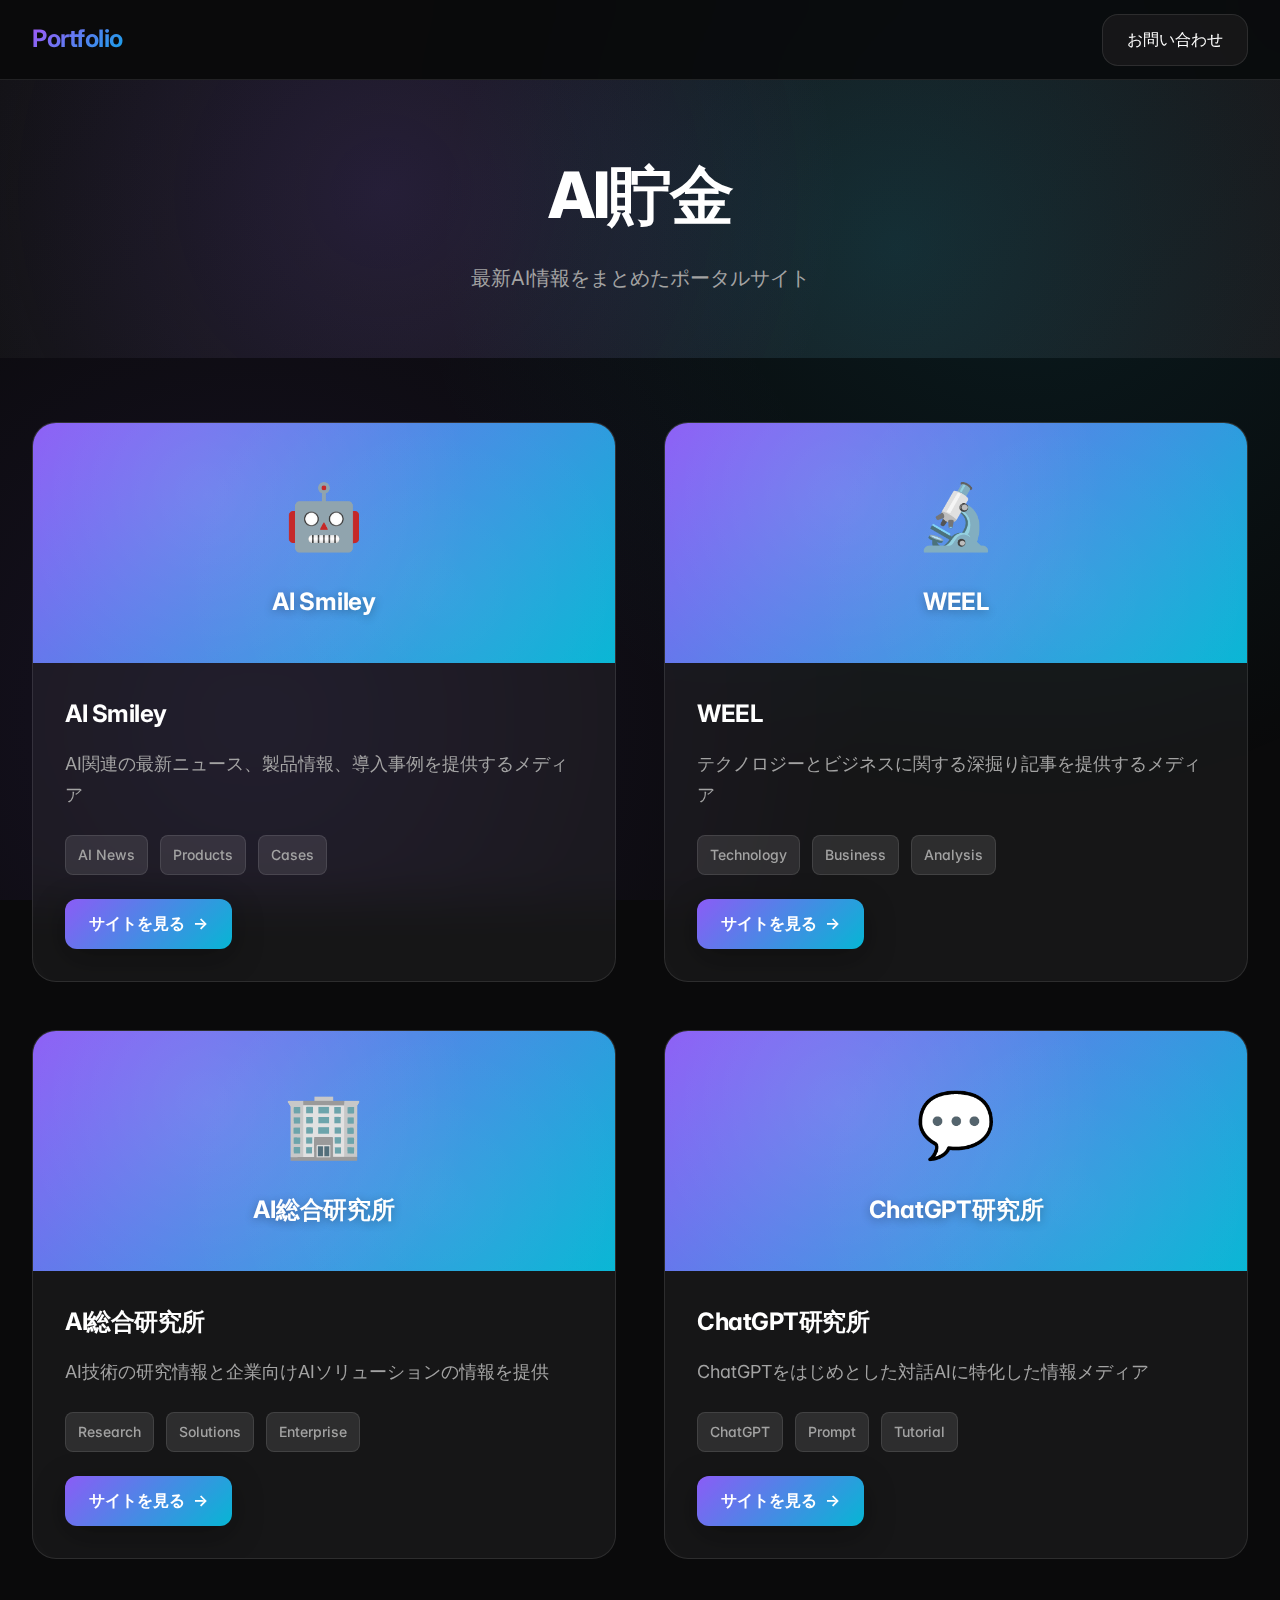
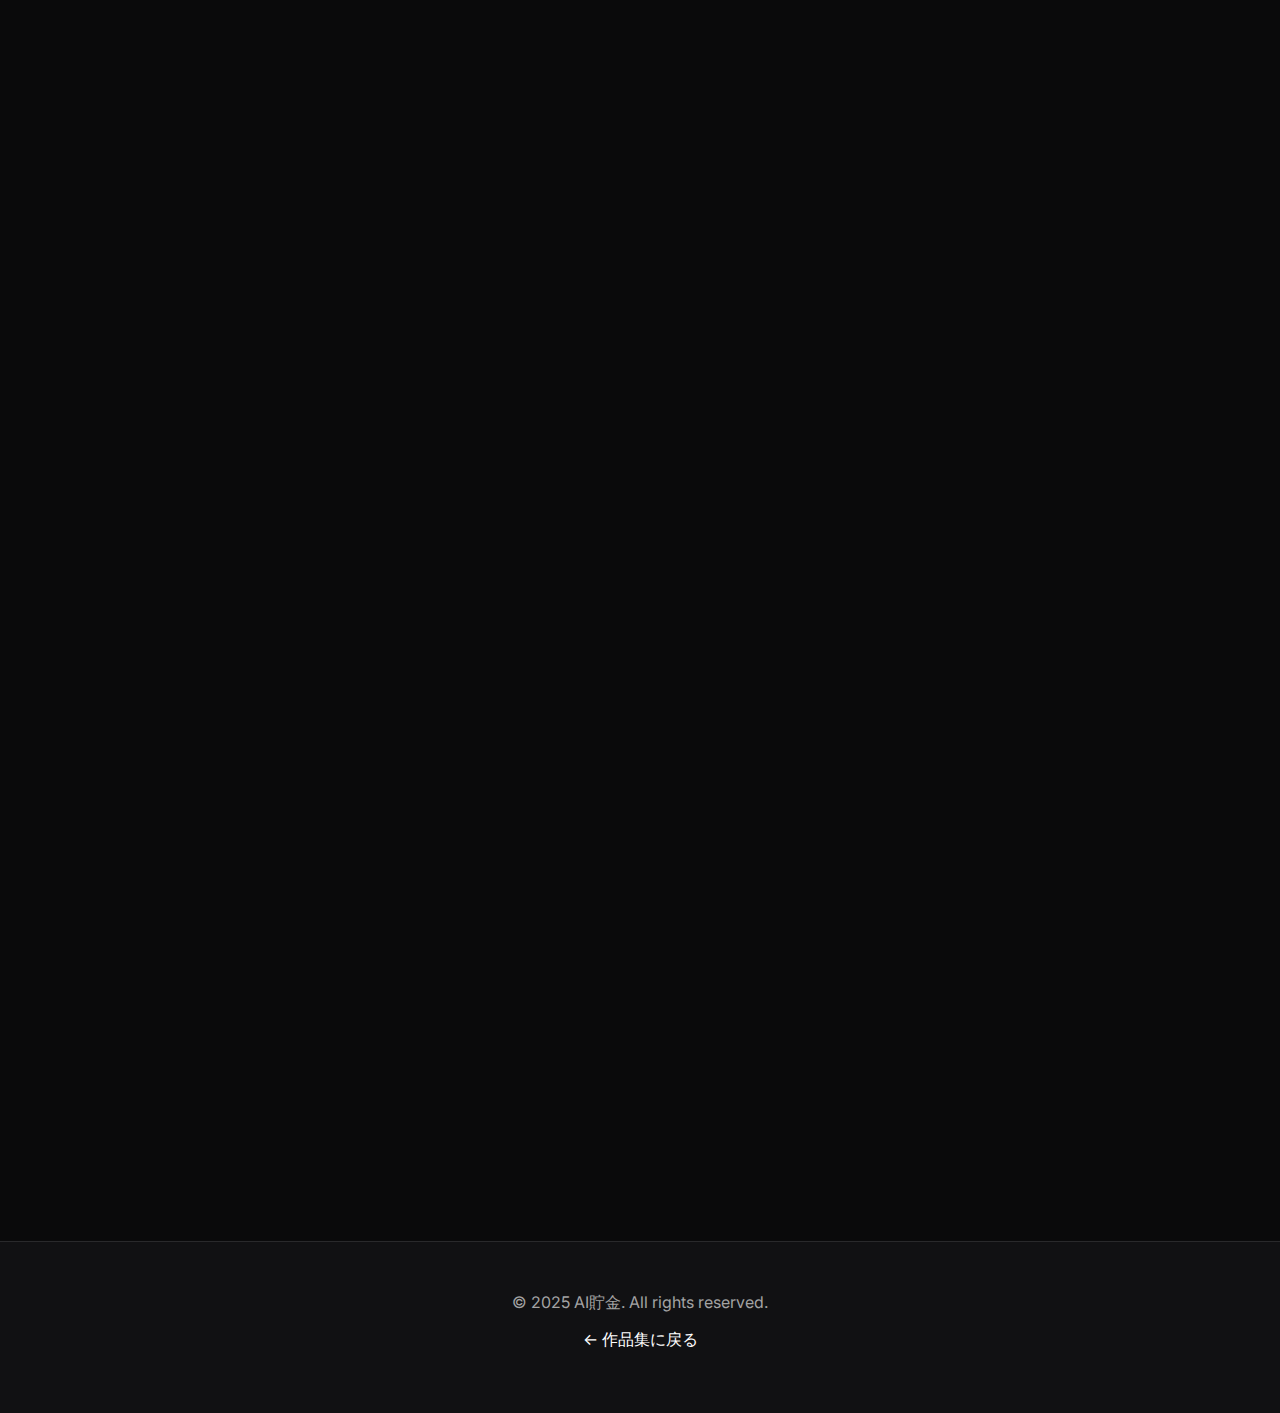
<file: ai-savings.html>
<!DOCTYPE html>
<html lang="ja">
<head>
    <meta charset="UTF-8">
    <meta name="viewport" content="width=device-width, initial-scale=1.0">
    <title>AI貯金 - 最新AI情報ポータルサイト</title>
    <meta name="description" content="AI業界の最新情報を集約したポータルサイト。8つの主要AIメディアから厳選された情報を提供。">
    <meta name="keywords" content="AI, 人工知能, ポータル, ニュース, ChatGPT, 最新情報">
    <meta property="og:title" content="AI貯金 - 最新AI情報ポータルサイト">
    <meta property="og:description" content="AI業界の最新情報を集約したポータルサイト">
    <meta property="og:type" content="website">
    <link rel="preconnect" href="https://fonts.googleapis.com">
    <link rel="preconnect" href="https://fonts.gstatic.com" crossorigin>
    <link href="https://fonts.googleapis.com/css2?family=Inter:wght@300;400;500;600;700;800&display=swap" rel="stylesheet">
    <link rel="stylesheet" href="styles.css">
</head>
<body>
    <nav>
        <div class="nav-container">
            <a href="index.html" class="logo">Portfolio</a>
            <a href="contact.html" class="nav-contact">お問い合わせ</a>
        </div>
    </nav>

    <header>
        <h1>AI貯金</h1>
        <p>最新AI情報をまとめたポータルサイト</p>
    </header>

    <main class="portfolio-container">
        <div class="card">
            <div class="card-image ai-media">
                <div class="ai-icon">🤖</div>
                <div class="media-name">AI Smiley</div>
            </div>
            <div class="card-content">
                <h3>AI Smiley</h3>
                <p>AI関連の最新ニュース、製品情報、導入事例を提供するメディア</p>
                <div class="card-tags">
                    <span class="tag">AI News</span>
                    <span class="tag">Products</span>
                    <span class="tag">Cases</span>
                </div>
                <a href="https://aismiley.co.jp/" target="_blank" class="visit-link">サイトを見る</a>
            </div>
        </div>

        <div class="card">
            <div class="card-image ai-media">
                <div class="ai-icon">🔬</div>
                <div class="media-name">WEEL</div>
            </div>
            <div class="card-content">
                <h3>WEEL</h3>
                <p>テクノロジーとビジネスに関する深掘り記事を提供するメディア</p>
                <div class="card-tags">
                    <span class="tag">Technology</span>
                    <span class="tag">Business</span>
                    <span class="tag">Analysis</span>
                </div>
                <a href="https://weel.co.jp/" target="_blank" class="visit-link">サイトを見る</a>
            </div>
        </div>

        <div class="card">
            <div class="card-image ai-media">
                <div class="ai-icon">🏢</div>
                <div class="media-name">AI総合研究所</div>
            </div>
            <div class="card-content">
                <h3>AI総合研究所</h3>
                <p>AI技術の研究情報と企業向けAIソリューションの情報を提供</p>
                <div class="card-tags">
                    <span class="tag">Research</span>
                    <span class="tag">Solutions</span>
                    <span class="tag">Enterprise</span>
                </div>
                <a href="https://www.ai-souken.com/" target="_blank" class="visit-link">サイトを見る</a>
            </div>
        </div>

        <div class="card">
            <div class="card-image ai-media">
                <div class="ai-icon">💬</div>
                <div class="media-name">ChatGPT研究所</div>
            </div>
            <div class="card-content">
                <h3>ChatGPT研究所</h3>
                <p>ChatGPTをはじめとした対話AIに特化した情報メディア</p>
                <div class="card-tags">
                    <span class="tag">ChatGPT</span>
                    <span class="tag">Prompt</span>
                    <span class="tag">Tutorial</span>
                </div>
                <a href="https://chatgpt-lab.com/" target="_blank" class="visit-link">サイトを見る</a>
            </div>
        </div>

        <div class="card">
            <div class="card-image ai-media">
                <div class="ai-icon">🛒</div>
                <div class="media-name">AI Market</div>
            </div>
            <div class="card-content">
                <h3>AI Market</h3>
                <p>AI製品とサービスのマーケットプレイス情報を提供</p>
                <div class="card-tags">
                    <span class="tag">Marketplace</span>
                    <span class="tag">AI Tools</span>
                    <span class="tag">Reviews</span>
                </div>
                <a href="https://ai-market.jp/" target="_blank" class="visit-link">サイトを見る</a>
            </div>
        </div>

        <div class="card">
            <div class="card-image ai-media">
                <div class="ai-icon">📝</div>
                <div class="media-name">Shift AI</div>
            </div>
            <div class="card-content">
                <h3>Shift AI</h3>
                <p>AI技術の実装とビジネス活用に関するブログメディア</p>
                <div class="card-tags">
                    <span class="tag">Implementation</span>
                    <span class="tag">Business</span>
                    <span class="tag">Blog</span>
                </div>
                <a href="https://shift-ai.co.jp/blog/" target="_blank" class="visit-link">サイトを見る</a>
            </div>
        </div>

        <div class="card">
            <div class="card-image ai-media">
                <div class="ai-icon">🎯</div>
                <div class="media-name">romptn ai</div>
            </div>
            <div class="card-content">
                <h3>romptn ai</h3>
                <p>プロンプトエンジニアリングとAI活用術に特化したメディア</p>
                <div class="card-tags">
                    <span class="tag">Prompt</span>
                    <span class="tag">Engineering</span>
                    <span class="tag">Tips</span>
                </div>
                <a href="https://romptn.com/" target="_blank" class="visit-link">サイトを見る</a>
            </div>
        </div>

        <div class="card">
            <div class="card-image ai-media">
                <div class="ai-icon">⚡</div>
                <div class="media-name">npaka</div>
            </div>
            <div class="card-content">
                <h3>npaka (AI技術力が高い例)</h3>
                <p>高度なAI技術の実装例と解説を提供する技術ブログ</p>
                <div class="card-tags">
                    <span class="tag">Advanced</span>
                    <span class="tag">Technical</span>
                    <span class="tag">Implementation</span>
                </div>
                <a href="https://note.com/npaka" target="_blank" class="visit-link">サイトを見る</a>
            </div>
        </div>
    </main>

    <footer>
        <p>&copy; 2025 AI貯金. All rights reserved.</p>
        <p><a href="index.html" style="color: white; text-decoration: none;">← 作品集に戻る</a></p>
    </footer>

    <script src="script.js"></script>
</body>
</html>
</file>
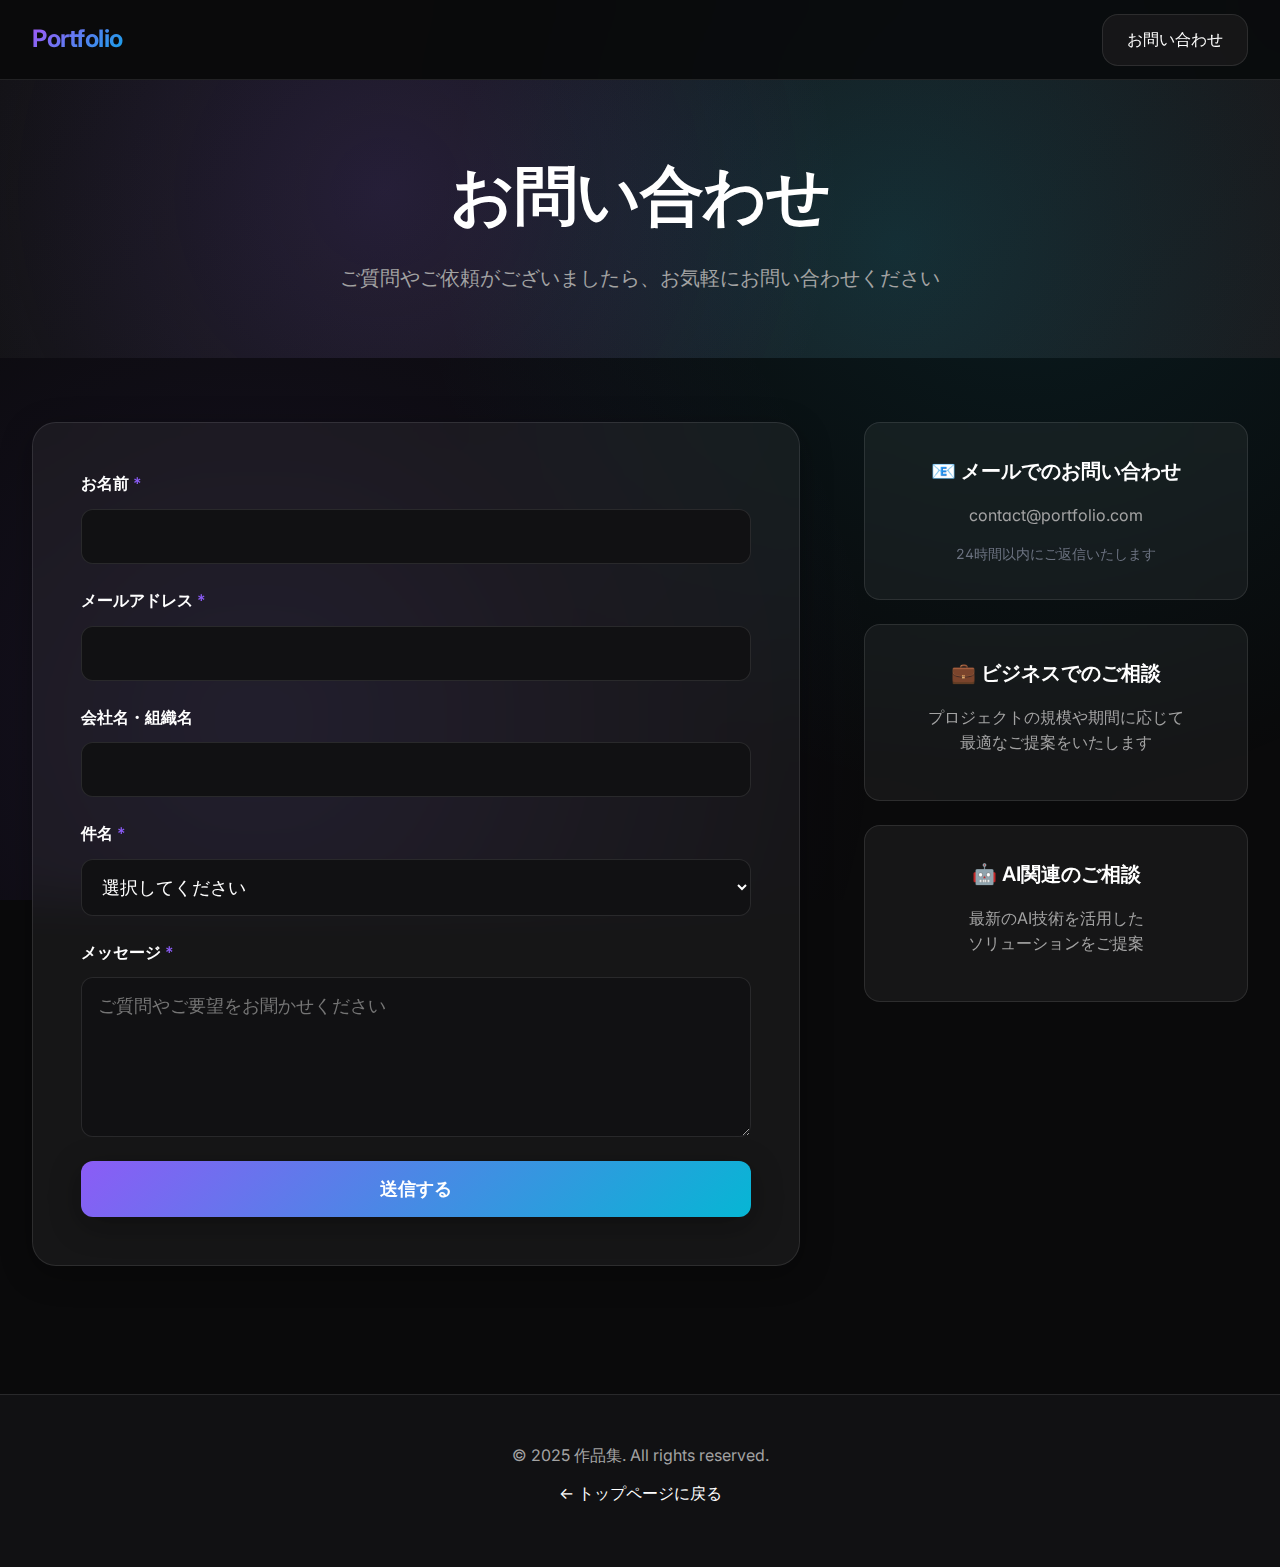
<file: contact.html>
<!DOCTYPE html>
<html lang="ja">
<head>
    <meta charset="UTF-8">
    <meta name="viewport" content="width=device-width, initial-scale=1.0">
    <title>お問い合わせ - AI作品集</title>
    <meta name="description" content="AI技術やWebデザインに関するご質問、プロジェクトのご相談はこちらから。">
    <meta name="keywords" content="お問い合わせ, 相談, AI, Webデザイン, プロジェクト">
    <meta property="og:title" content="お問い合わせ - AI作品集">
    <meta property="og:description" content="AI技術やWebデザインに関するご相談はこちらから">
    <meta property="og:type" content="website">
    <link rel="preconnect" href="https://fonts.googleapis.com">
    <link rel="preconnect" href="https://fonts.gstatic.com" crossorigin>
    <link href="https://fonts.googleapis.com/css2?family=Inter:wght@300;400;500;600;700;800&display=swap" rel="stylesheet">
    <link rel="stylesheet" href="styles.css">
</head>
<body>
    <nav>
        <div class="nav-container">
            <a href="index.html" class="logo">Portfolio</a>
            <a href="contact.html" class="nav-contact">お問い合わせ</a>
        </div>
    </nav>

    <header>
        <h1>お問い合わせ</h1>
        <p>ご質問やご依頼がございましたら、お気軽にお問い合わせください</p>
    </header>

    <main class="contact-container">
        <div class="contact-form-wrapper">
            <form class="contact-form" id="contactForm">
                <div class="form-group">
                    <label for="name">お名前 <span class="required">*</span></label>
                    <input type="text" id="name" name="name" required>
                </div>

                <div class="form-group">
                    <label for="email">メールアドレス <span class="required">*</span></label>
                    <input type="email" id="email" name="email" required>
                </div>

                <div class="form-group">
                    <label for="company">会社名・組織名</label>
                    <input type="text" id="company" name="company">
                </div>

                <div class="form-group">
                    <label for="subject">件名 <span class="required">*</span></label>
                    <select id="subject" name="subject" required>
                        <option value="">選択してください</option>
                        <option value="web-development">Webサイト制作について</option>
                        <option value="ai-consultation">AI活用に関するご相談</option>
                        <option value="collaboration">協業・提携について</option>
                        <option value="other">その他</option>
                    </select>
                </div>

                <div class="form-group">
                    <label for="message">メッセージ <span class="required">*</span></label>
                    <textarea id="message" name="message" rows="6" placeholder="ご質問やご要望をお聞かせください" required></textarea>
                </div>

                <button type="submit" class="submit-btn">送信する</button>
            </form>
        </div>

        <div class="contact-info">
            <div class="info-card">
                <h3>📧 メールでのお問い合わせ</h3>
                <p>contact@portfolio.com</p>
                <small>24時間以内にご返信いたします</small>
            </div>

            <div class="info-card">
                <h3>💼 ビジネスでのご相談</h3>
                <p>プロジェクトの規模や期間に応じて<br>最適なご提案をいたします</p>
            </div>

            <div class="info-card">
                <h3>🤖 AI関連のご相談</h3>
                <p>最新のAI技術を活用した<br>ソリューションをご提案</p>
            </div>
        </div>
    </main>

    <footer>
        <p>&copy; 2025 作品集. All rights reserved.</p>
        <p><a href="index.html" style="color: white; text-decoration: none;">← トップページに戻る</a></p>
    </footer>

    <script src="script.js"></script>
    <script>
        document.getElementById('contactForm').addEventListener('submit', function(e) {
            e.preventDefault();
            
            // フォームデータを取得
            const formData = new FormData(this);
            const data = Object.fromEntries(formData);
            
            // 簡単なバリデーション
            if (!data.name || !data.email || !data.subject || !data.message) {
                alert('必須項目を入力してください。');
                return;
            }
            
            // 実際の送信処理（ここではアラートで代用）
            alert('お問い合わせを受け付けました。\n24時間以内にご返信いたします。');
            this.reset();
        });
    </script>
</body>
</html>
</file>
<file: styles.css>
/* ===== CSS VARIABLES ===== */
:root {
  /* Colors - Dark Theme Primary */
  --bg-primary: #0a0a0b;
  --bg-secondary: #111113;
  --bg-tertiary: #1a1a1d;
  --bg-glass: rgba(255, 255, 255, 0.05);
  --bg-glass-hover: rgba(255, 255, 255, 0.1);
  
  /* Text Colors */
  --text-primary: #ffffff;
  --text-secondary: #a3a3a3;
  --text-tertiary: #6b7280;
  
  /* Accent Colors */
  --accent-primary: #8b5cf6;
  --accent-secondary: #06b6d4;
  --accent-gradient: linear-gradient(135deg, #8b5cf6 0%, #06b6d4 100%);
  --accent-gradient-text: linear-gradient(135deg, #a855f7 0%, #0ea5e9 100%);
  
  /* Border & Effects */
  --border-primary: rgba(255, 255, 255, 0.1);
  --border-accent: rgba(139, 92, 246, 0.3);
  --shadow-soft: 0 8px 32px rgba(0, 0, 0, 0.3);
  --shadow-sharp: 0 4px 20px rgba(139, 92, 246, 0.2);
  --shadow-glow: 0 0 40px rgba(139, 92, 246, 0.15);
  
  /* Spacing */
  --spacing-xs: 0.5rem;
  --spacing-sm: 0.75rem;
  --spacing-md: 1rem;
  --spacing-lg: 1.5rem;
  --spacing-xl: 2rem;
  --spacing-2xl: 3rem;
  --spacing-3xl: 4rem;
  
  /* Border Radius */
  --radius-sm: 0.5rem;
  --radius-md: 0.75rem;
  --radius-lg: 1rem;
  --radius-xl: 1.5rem;
  
  /* Typography */
  --font-size-xs: clamp(0.75rem, 0.7rem + 0.25vw, 0.875rem);
  --font-size-sm: clamp(0.875rem, 0.8rem + 0.375vw, 1rem);
  --font-size-base: clamp(1rem, 0.9rem + 0.5vw, 1.125rem);
  --font-size-lg: clamp(1.125rem, 1rem + 0.625vw, 1.25rem);
  --font-size-xl: clamp(1.25rem, 1.1rem + 0.75vw, 1.5rem);
  --font-size-2xl: clamp(1.5rem, 1.3rem + 1vw, 2rem);
  --font-size-3xl: clamp(2rem, 1.7rem + 1.5vw, 3rem);
  --font-size-4xl: clamp(2.5rem, 2rem + 2.5vw, 4rem);
}

/* ===== RESET & BASE ===== */
* {
  margin: 0;
  padding: 0;
  box-sizing: border-box;
}

html {
  scroll-behavior: smooth;
  overflow-x: hidden;
}

body {
  font-family: 'Inter', -apple-system, BlinkMacSystemFont, 'Segoe UI', sans-serif;
  font-feature-settings: 'cv02', 'cv03', 'cv04', 'cv11';
  background: var(--bg-primary);
  color: var(--text-primary);
  line-height: 1.6;
  overflow-x: hidden;
  padding-top: 5rem;
  position: relative;
}

/* Background Effects */
body::before {
  content: '';
  position: fixed;
  top: 0;
  left: 0;
  right: 0;
  bottom: 0;
  background: 
    radial-gradient(circle at 20% 80%, rgba(139, 92, 246, 0.1) 0%, transparent 50%),
    radial-gradient(circle at 80% 20%, rgba(6, 182, 212, 0.1) 0%, transparent 50%);
  pointer-events: none;
  z-index: -1;
}

/* ===== NAVIGATION ===== */
nav {
  position: fixed;
  top: 0;
  left: 0;
  right: 0;
  z-index: 1000;
  backdrop-filter: blur(20px);
  -webkit-backdrop-filter: blur(20px);
  background: rgba(10, 10, 11, 0.8);
  border-bottom: 1px solid var(--border-primary);
  height: 5rem;
  transition: all 0.3s cubic-bezier(0.4, 0, 0.2, 1);
}

.nav-container {
  max-width: 1400px;
  margin: 0 auto;
  padding: 0 var(--spacing-xl);
  display: flex;
  justify-content: space-between;
  align-items: center;
  height: 100%;
}

.logo {
  font-size: var(--font-size-xl);
  font-weight: 700;
  background: var(--accent-gradient-text);
  -webkit-background-clip: text;
  -webkit-text-fill-color: transparent;
  background-clip: text;
  text-decoration: none;
  transition: all 0.3s ease;
  letter-spacing: -0.02em;
}

.logo:hover {
  transform: scale(1.05);
  filter: brightness(1.2);
}

.nav-contact {
  background: var(--bg-glass);
  border: 1px solid var(--border-primary);
  color: var(--text-primary);
  padding: var(--spacing-sm) var(--spacing-lg);
  border-radius: var(--radius-lg);
  text-decoration: none;
  font-weight: 500;
  font-size: var(--font-size-sm);
  backdrop-filter: blur(10px);
  -webkit-backdrop-filter: blur(10px);
  transition: all 0.3s cubic-bezier(0.4, 0, 0.2, 1);
  position: relative;
  overflow: hidden;
}

.nav-contact::before {
  content: '';
  position: absolute;
  top: 0;
  left: -100%;
  width: 100%;
  height: 100%;
  background: var(--accent-gradient);
  transition: left 0.3s ease;
  z-index: -1;
}

.nav-contact:hover {
  transform: translateY(-2px);
  box-shadow: var(--shadow-sharp);
  border-color: var(--border-accent);
}

.nav-contact:hover::before {
  left: 0;
}

/* ===== TYPOGRAPHY ===== */
.gradient-text {
  background: var(--accent-gradient-text);
  -webkit-background-clip: text;
  -webkit-text-fill-color: transparent;
  background-clip: text;
}

/* ===== HEADER ===== */
header {
  background: linear-gradient(135deg, var(--bg-secondary) 0%, var(--bg-tertiary) 100%);
  padding: var(--spacing-3xl) var(--spacing-xl);
  text-align: center;
  position: relative;
  overflow: hidden;
}

header::before {
  content: '';
  position: absolute;
  top: 0;
  left: 0;
  right: 0;
  bottom: 0;
  background: 
    radial-gradient(circle at 30% 40%, rgba(139, 92, 246, 0.15) 0%, transparent 50%),
    radial-gradient(circle at 70% 60%, rgba(6, 182, 212, 0.15) 0%, transparent 50%);
  pointer-events: none;
}

header h1 {
  font-size: var(--font-size-4xl);
  font-weight: 800;
  margin-bottom: var(--spacing-md);
  letter-spacing: -0.03em;
  position: relative;
  z-index: 1;
}

header p {
  font-size: var(--font-size-lg);
  color: var(--text-secondary);
  max-width: 600px;
  margin: 0 auto;
  position: relative;
  z-index: 1;
}

/* ===== MAIN CONTAINER ===== */
.portfolio-container,
.contact-container {
  max-width: 1400px;
  margin: 0 auto;
  padding: var(--spacing-3xl) var(--spacing-xl);
}

.portfolio-container {
  display: grid;
  grid-template-columns: repeat(auto-fit, minmax(380px, 1fr));
  gap: var(--spacing-2xl);
}

/* ===== CARDS ===== */
.card {
  background: var(--bg-glass);
  backdrop-filter: blur(20px);
  -webkit-backdrop-filter: blur(20px);
  border: 1px solid var(--border-primary);
  border-radius: var(--radius-xl);
  overflow: hidden;
  transition: all 0.4s cubic-bezier(0.4, 0, 0.2, 1);
  cursor: pointer;
  position: relative;
  isolation: isolate;
}

.card::before {
  content: '';
  position: absolute;
  top: 0;
  left: 0;
  right: 0;
  bottom: 0;
  background: var(--bg-glass-hover);
  opacity: 0;
  transition: opacity 0.3s ease;
  z-index: -1;
}

.card:hover {
  transform: translateY(-8px) scale(1.02);
  box-shadow: var(--shadow-glow);
  border-color: var(--border-accent);
}

.card:hover::before {
  opacity: 1;
}

.card-image {
  height: 240px;
  position: relative;
  overflow: hidden;
}

.card-image img {
  width: 100%;
  height: 100%;
  object-fit: cover;
  transition: transform 0.4s cubic-bezier(0.4, 0, 0.2, 1);
}

.card:hover .card-image img {
  transform: scale(1.08);
}

/* AI Media Cards */
.ai-media {
  display: flex;
  flex-direction: column;
  align-items: center;
  justify-content: center;
  background: var(--accent-gradient);
  position: relative;
  overflow: hidden;
}

.ai-media::before {
  content: '';
  position: absolute;
  top: 0;
  left: 0;
  right: 0;
  bottom: 0;
  background: 
    radial-gradient(circle at 30% 30%, rgba(255, 255, 255, 0.1) 0%, transparent 60%),
    radial-gradient(circle at 70% 70%, rgba(255, 255, 255, 0.05) 0%, transparent 60%);
}

.ai-icon {
  font-size: 4rem;
  margin-bottom: var(--spacing-md);
  position: relative;
  z-index: 1;
  animation: float 3s ease-in-out infinite;
}

.media-name {
  font-size: var(--font-size-xl);
  font-weight: 700;
  color: white;
  text-shadow: 0 2px 10px rgba(0, 0, 0, 0.3);
  position: relative;
  z-index: 1;
  letter-spacing: -0.01em;
}

@keyframes float {
  0%, 100% { transform: translateY(0px); }
  50% { transform: translateY(-10px); }
}

/* Card Content */
.card-content {
  padding: var(--spacing-xl);
}

.card-content h3 {
  font-size: var(--font-size-xl);
  font-weight: 700;
  margin-bottom: var(--spacing-md);
  color: var(--text-primary);
  letter-spacing: -0.02em;
}

.card-content p {
  color: var(--text-secondary);
  margin-bottom: var(--spacing-lg);
  line-height: 1.7;
  font-size: var(--font-size-base);
}

.card-tags {
  display: flex;
  flex-wrap: wrap;
  gap: var(--spacing-sm);
  margin-bottom: var(--spacing-lg);
}

.tag {
  background: var(--bg-glass);
  border: 1px solid var(--border-primary);
  color: var(--text-secondary);
  padding: var(--spacing-xs) var(--spacing-sm);
  border-radius: var(--radius-sm);
  font-size: var(--font-size-xs);
  font-weight: 500;
  backdrop-filter: blur(10px);
  -webkit-backdrop-filter: blur(10px);
  transition: all 0.3s ease;
}

.tag:hover {
  background: var(--accent-gradient);
  color: white;
  border-color: transparent;
  transform: translateY(-2px);
}

.visit-link {
  display: inline-flex;
  align-items: center;
  gap: var(--spacing-xs);
  padding: var(--spacing-sm) var(--spacing-lg);
  background: var(--accent-gradient);
  color: white;
  text-decoration: none;
  border-radius: var(--radius-md);
  font-size: var(--font-size-sm);
  font-weight: 600;
  transition: all 0.3s cubic-bezier(0.4, 0, 0.2, 1);
  box-shadow: var(--shadow-soft);
  position: relative;
  overflow: hidden;
}

.visit-link::after {
  content: '→';
  transition: transform 0.3s ease;
}

.visit-link:hover {
  transform: translateY(-2px);
  box-shadow: var(--shadow-sharp);
  filter: brightness(1.1);
}

.visit-link:hover::after {
  transform: translateX(4px);
}

/* ===== CONTACT PAGE ===== */
.contact-container {
  display: grid;
  grid-template-columns: 2fr 1fr;
  gap: var(--spacing-3xl);
  align-items: start;
}

.contact-form-wrapper {
  background: var(--bg-glass);
  backdrop-filter: blur(20px);
  -webkit-backdrop-filter: blur(20px);
  border: 1px solid var(--border-primary);
  border-radius: var(--radius-xl);
  padding: var(--spacing-2xl);
  box-shadow: var(--shadow-soft);
}

.contact-form {
  display: flex;
  flex-direction: column;
  gap: var(--spacing-lg);
}

.form-group {
  display: flex;
  flex-direction: column;
  gap: var(--spacing-sm);
}

.form-group label {
  font-weight: 600;
  color: var(--text-primary);
  font-size: var(--font-size-sm);
}

.required {
  color: var(--accent-primary);
}

.form-group input,
.form-group select,
.form-group textarea {
  background: var(--bg-secondary);
  border: 1px solid var(--border-primary);
  border-radius: var(--radius-md);
  padding: var(--spacing-md);
  font-size: var(--font-size-base);
  color: var(--text-primary);
  font-family: inherit;
  transition: all 0.3s ease;
  resize: vertical;
}

.form-group input:focus,
.form-group select:focus,
.form-group textarea:focus {
  outline: none;
  border-color: var(--accent-primary);
  box-shadow: 0 0 0 3px rgba(139, 92, 246, 0.1);
  background: var(--bg-tertiary);
}

.form-group textarea {
  min-height: 120px;
  font-family: inherit;
}

.submit-btn {
  background: var(--accent-gradient);
  color: white;
  border: none;
  padding: var(--spacing-md) var(--spacing-xl);
  border-radius: var(--radius-md);
  font-size: var(--font-size-base);
  font-weight: 600;
  cursor: pointer;
  transition: all 0.3s cubic-bezier(0.4, 0, 0.2, 1);
  box-shadow: var(--shadow-soft);
  position: relative;
  overflow: hidden;
}

.submit-btn:hover {
  transform: translateY(-2px);
  box-shadow: var(--shadow-sharp);
  filter: brightness(1.1);
}

.submit-btn:active {
  transform: translateY(0);
}

.contact-info {
  display: flex;
  flex-direction: column;
  gap: var(--spacing-lg);
}

.info-card {
  background: var(--bg-glass);
  backdrop-filter: blur(20px);
  -webkit-backdrop-filter: blur(20px);
  border: 1px solid var(--border-primary);
  border-radius: var(--radius-lg);
  padding: var(--spacing-xl);
  text-align: center;
  transition: all 0.3s ease;
}

.info-card:hover {
  transform: translateY(-4px);
  border-color: var(--border-accent);
  background: var(--bg-glass-hover);
}

.info-card h3 {
  color: var(--text-primary);
  margin-bottom: var(--spacing-md);
  font-size: var(--font-size-lg);
  font-weight: 600;
}

.info-card p {
  color: var(--text-secondary);
  margin-bottom: var(--spacing-sm);
  line-height: 1.6;
}

.info-card small {
  color: var(--text-tertiary);
  font-size: var(--font-size-xs);
}

/* ===== FOOTER ===== */
footer {
  background: var(--bg-secondary);
  border-top: 1px solid var(--border-primary);
  padding: var(--spacing-2xl) var(--spacing-xl);
  text-align: center;
  margin-top: var(--spacing-3xl);
}

footer p {
  color: var(--text-secondary);
  font-size: var(--font-size-sm);
  margin-bottom: var(--spacing-sm);
}

footer a {
  color: var(--text-primary);
  text-decoration: none;
  transition: color 0.3s ease;
}

footer a:hover {
  background: var(--accent-gradient-text);
  -webkit-background-clip: text;
  -webkit-text-fill-color: transparent;
  background-clip: text;
}

/* ===== RESPONSIVE DESIGN ===== */
@media (max-width: 1024px) {
  .nav-container {
    padding: 0 var(--spacing-lg);
  }
  
  .portfolio-container,
  .contact-container {
    padding: var(--spacing-2xl) var(--spacing-lg);
  }
  
  .portfolio-container {
    grid-template-columns: repeat(auto-fit, minmax(320px, 1fr));
    gap: var(--spacing-xl);
  }
  
  .contact-container {
    grid-template-columns: 1fr;
    gap: var(--spacing-xl);
  }
}

@media (max-width: 768px) {
  body {
    padding-top: 4rem;
  }
  
  nav {
    height: 4rem;
  }
  
  .nav-container {
    padding: 0 var(--spacing-md);
  }
  
  .logo {
    font-size: var(--font-size-lg);
  }
  
  .nav-contact {
    padding: var(--spacing-xs) var(--spacing-md);
    font-size: var(--font-size-xs);
  }
  
  header {
    padding: var(--spacing-2xl) var(--spacing-md);
  }
  
  .portfolio-container,
  .contact-container {
    padding: var(--spacing-xl) var(--spacing-md);
    gap: var(--spacing-lg);
  }
  
  .portfolio-container {
    grid-template-columns: 1fr;
  }
  
  .card-content {
    padding: var(--spacing-lg);
  }
  
  .contact-form-wrapper {
    padding: var(--spacing-lg);
  }
}

@media (max-width: 480px) {
  .portfolio-container,
  .contact-container {
    padding: var(--spacing-lg) var(--spacing-sm);
  }
  
  .card-content {
    padding: var(--spacing-md);
  }
  
  .contact-form-wrapper {
    padding: var(--spacing-md);
  }
  
  .ai-icon {
    font-size: 3rem;
  }
  
  .card-image {
    height: 200px;
  }
}

/* ===== ACCESSIBILITY ===== */
@media (prefers-reduced-motion: reduce) {
  *,
  *::before,
  *::after {
    animation-duration: 0.01ms !important;
    animation-iteration-count: 1 !important;
    transition-duration: 0.01ms !important;
  }
}

@media (prefers-contrast: high) {
  :root {
    --text-secondary: #d1d5db;
    --border-primary: rgba(255, 255, 255, 0.3);
  }
}

/* ===== UTILITIES ===== */
.sr-only {
  position: absolute;
  width: 1px;
  height: 1px;
  padding: 0;
  margin: -1px;
  overflow: hidden;
  clip: rect(0, 0, 0, 0);
  white-space: nowrap;
  border: 0;
}

.focus-visible:focus-visible {
  outline: 2px solid var(--accent-primary);
  outline-offset: 2px;
}

/* ===== SCROLLBAR ===== */
::-webkit-scrollbar {
  width: 8px;
}

::-webkit-scrollbar-track {
  background: var(--bg-secondary);
}

::-webkit-scrollbar-thumb {
  background: var(--bg-glass);
  border-radius: var(--radius-sm);
  border: 1px solid var(--border-primary);
}

::-webkit-scrollbar-thumb:hover {
  background: var(--bg-glass-hover);
}

/* ===== LOADING STATES ===== */
.loading {
  background: linear-gradient(90deg, var(--bg-glass) 25%, var(--bg-glass-hover) 50%, var(--bg-glass) 75%);
  background-size: 200% 100%;
  animation: loading 1.5s infinite;
}

@keyframes loading {
  0% {
    background-position: 200% 0;
  }
  100% {
    background-position: -200% 0;
  }
}

/* ===== CURSOR FOLLOWER (REMOVED FOR PERFORMANCE) ===== */
/* Custom cursor removed to improve site performance */

/* ===== NOTIFICATIONS ===== */
.notification {
  position: fixed;
  top: var(--spacing-xl);
  right: var(--spacing-xl);
  max-width: 400px;
  padding: var(--spacing-md) var(--spacing-lg);
  background: var(--bg-glass);
  backdrop-filter: blur(20px);
  -webkit-backdrop-filter: blur(20px);
  border: 1px solid var(--border-primary);
  border-radius: var(--radius-lg);
  color: var(--text-primary);
  font-size: var(--font-size-sm);
  font-weight: 500;
  box-shadow: var(--shadow-soft);
  z-index: 10000;
  transform: translateX(120%);
  transition: all 0.3s cubic-bezier(0.4, 0, 0.2, 1);
}

.notification.show {
  transform: translateX(0);
}

.notification.notification-success {
  border-color: #10b981;
  background: linear-gradient(135deg, rgba(16, 185, 129, 0.1) 0%, var(--bg-glass) 100%);
}

.notification.notification-error {
  border-color: #ef4444;
  background: linear-gradient(135deg, rgba(239, 68, 68, 0.1) 0%, var(--bg-glass) 100%);
}

.notification.notification-info {
  border-color: var(--accent-primary);
  background: linear-gradient(135deg, rgba(139, 92, 246, 0.1) 0%, var(--bg-glass) 100%);
}

/* ===== FORM VALIDATION STATES ===== */
.form-group.focused label {
  color: var(--accent-primary);
  transform: translateY(-2px);
}

.form-group.valid input,
.form-group.valid textarea,
.form-group.valid select {
  border-color: #10b981;
  box-shadow: 0 0 0 3px rgba(16, 185, 129, 0.1);
}

.form-group.invalid input,
.form-group.invalid textarea,
.form-group.invalid select {
  border-color: #ef4444;
  box-shadow: 0 0 0 3px rgba(239, 68, 68, 0.1);
}

.form-group.valid::after {
  content: '✓';
  position: absolute;
  right: var(--spacing-md);
  top: 50%;
  transform: translateY(-50%);
  color: #10b981;
  font-weight: bold;
  pointer-events: none;
}

.form-group.invalid::after {
  content: '⚠';
  position: absolute;
  right: var(--spacing-md);
  top: 50%;
  transform: translateY(-50%);
  color: #ef4444;
  font-weight: bold;
  pointer-events: none;
}

.form-group {
  position: relative;
}

/* ===== ENHANCED ANIMATIONS ===== */
.animate-in {
  animation: slideInUp 0.6s cubic-bezier(0.4, 0, 0.2, 1) forwards;
}

@keyframes slideInUp {
  from {
    opacity: 0;
    transform: translateY(30px);
  }
  to {
    opacity: 1;
    transform: translateY(0);
  }
}

/* ===== KEYBOARD NAVIGATION ===== */
.keyboard-navigation *:focus-visible {
  outline: 2px solid var(--accent-primary);
  outline-offset: 2px;
  border-radius: var(--radius-sm);
}

/* ===== PAGE HIDDEN OPTIMIZATIONS ===== */
.page-hidden * {
  animation-play-state: paused !important;
}

/* ===== ENHANCED CARD EFFECTS ===== */
.card.loading {
  pointer-events: none;
}

.card.loading .card-content {
  position: relative;
  overflow: hidden;
}

.card.loading .card-content::before {
  content: '';
  position: absolute;
  top: 0;
  left: -100%;
  width: 100%;
  height: 100%;
  background: linear-gradient(
    90deg,
    transparent,
    rgba(255, 255, 255, 0.1),
    transparent
  );
  animation: shimmer 1.5s infinite;
}

@keyframes shimmer {
  100% {
    left: 100%;
  }
}

/* ===== ENHANCED GLASS MORPHISM ===== */
.glass-effect {
  background: rgba(255, 255, 255, 0.05);
  backdrop-filter: blur(20px);
  -webkit-backdrop-filter: blur(20px);
  border: 1px solid rgba(255, 255, 255, 0.1);
}

/* ===== IMPROVED RESPONSIVE ANIMATIONS ===== */
@media (max-width: 768px) {
  .notification {
    right: var(--spacing-md);
    left: var(--spacing-md);
    max-width: none;
  }
  
  /* Cursor follower removed for performance */
  
  /* Reduce motion on mobile for better performance */
  .card:hover {
    transform: translateY(-4px) scale(1.01) !important;
  }
  
  .ai-icon {
    animation-duration: 4s !important;
  }
}

/* ===== PRINT STYLES ===== */
@media print {
  nav,
  .notification {
    display: none !important;
  }
  
  body {
    background: white !important;
    color: black !important;
    padding-top: 0 !important;
  }
  
  .card {
    break-inside: avoid;
    box-shadow: none !important;
    border: 1px solid #ccc !important;
  }
}

/* ===== HIGH CONTRAST MODE ===== */
@media (prefers-contrast: high) {
  :root {
    --bg-primary: #000000;
    --bg-secondary: #1a1a1a;
    --text-primary: #ffffff;
    --text-secondary: #e5e5e5;
    --border-primary: rgba(255, 255, 255, 0.5);
    --accent-primary: #00ff00;
    --accent-secondary: #0099ff;
  }
}

/* ===== SELECTION STYLES ===== */
::selection {
  background: var(--accent-primary);
  color: white;
}

::-moz-selection {
  background: var(--accent-primary);
  color: white;
}

/* ===== FOCUS WITHIN ENHANCEMENTS ===== */
.card:focus-within {
  border-color: var(--border-accent);
  box-shadow: var(--shadow-glow);
}

.form-group:focus-within label {
  color: var(--accent-primary);
}

/* ===== PROGRESSIVE ENHANCEMENT ===== */
.no-js .card {
  opacity: 1 !important;
  transform: none !important;
}

.no-js nav {
  position: static !important;
  background: var(--bg-secondary) !important;
}

/* ===== PERFORMANCE OPTIMIZATIONS ===== */
.will-change-transform {
  will-change: transform;
}

.will-change-opacity {
  will-change: opacity;
}

/* Apply will-change to elements that will animate */
.card,
.nav-contact,
.visit-link {
  will-change: transform;
}

/* ===== SCROLL SNAP (FUTURE ENHANCEMENT) ===== */
.scroll-snap-container {
  scroll-snap-type: y mandatory;
}

.scroll-snap-item {
  scroll-snap-align: start;
}
</file>
